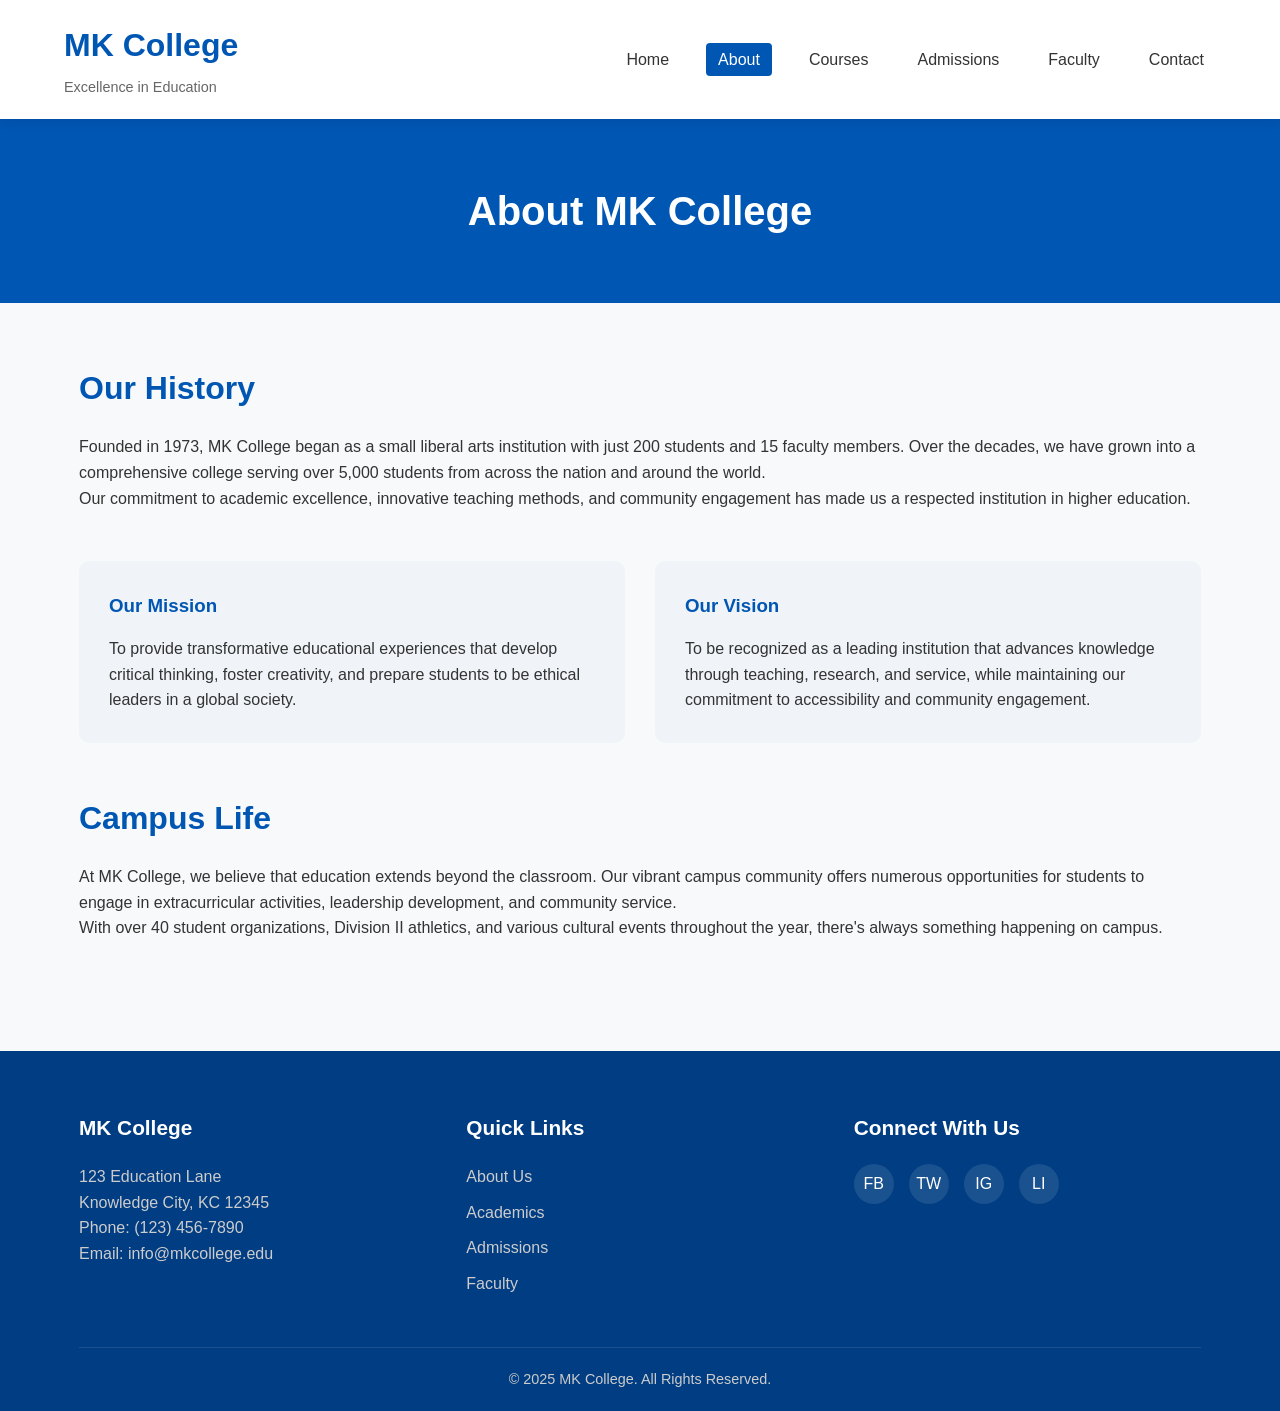
<file: about.html>
<!DOCTYPE html>
<html lang="en">
<head>
    <meta charset="UTF-8">
    <meta name="viewport" content="width=device-width, initial-scale=1.0">
    <title>About - MK College</title>
    <link rel="stylesheet" href="mk.css">
</head>
<body>
    <!-- Header Section -->
    <header>
        <div class="container">
            <div class="logo">
                <h1>MK College</h1>
                <p>Excellence in Education</p>
            </div>
            <nav>
                <ul>
                    <li><a href="index.html">Home</a></li>
                    <li><a href="about.html" class="active">About</a></li>
                    <li><a href="courses.html">Courses</a></li>
                    <li><a href="admission.html">Admissions</a></li>
                    <li><a href="faculty.html">Faculty</a></li>
                    <li><a href="contact.html">Contact</a></li>
                </ul>
            </nav>
        </div>
    </header>

    <!-- Page Header -->
    <section class="page-header">
        <div class="container">
            <h1>About MK College</h1>
        </div>
    </section>

    <!-- About Content -->
    <section class="about-page">
        <div class="container">
            <div class="about-history">
                <h2>Our History</h2>
                <p>Founded in 1973, MK College began as a small liberal arts institution with just 200 students and 15 faculty members. Over the decades, we have grown into a comprehensive college serving over 5,000 students from across the nation and around the world.</p>
                <p>Our commitment to academic excellence, innovative teaching methods, and community engagement has made us a respected institution in higher education.</p>
            </div>

            <div class="mission-vision">
                <div class="mission">
                    <h3>Our Mission</h3>
                    <p>To provide transformative educational experiences that develop critical thinking, foster creativity, and prepare students to be ethical leaders in a global society.</p>
                </div>
                <div class="vision">
                    <h3>Our Vision</h3>
                    <p>To be recognized as a leading institution that advances knowledge through teaching, research, and service, while maintaining our commitment to accessibility and community engagement.</p>
                </div>
            </div>

            <div class="campus-life">
                <h2>Campus Life</h2>
                <p>At MK College, we believe that education extends beyond the classroom. Our vibrant campus community offers numerous opportunities for students to engage in extracurricular activities, leadership development, and community service.</p>
                <p>With over 40 student organizations, Division II athletics, and various cultural events throughout the year, there's always something happening on campus.</p>
            </div>
        </div>
    </section>

    <!-- Footer -->
    <footer>
        <div class="container">
            <div class="footer-content">
                <div class="footer-section">
                    <h3>MK College</h3>
                    <p>123 Education Lane<br>
                    Knowledge City, KC 12345<br>
                    Phone: (123) 456-7890<br>
                    Email: info@mkcollege.edu</p>
                </div>
                <div class="footer-section">
                    <h3>Quick Links</h3>
                    <ul>
                        <li><a href="about.html">About Us</a></li>
                        <li><a href="courses.html">Academics</a></li>
                        <li><a href="admissions.html">Admissions</a></li>
                        <li><a href="faculty.html">Faculty</a></li>
                    </ul>
                </div>
                <div class="footer-section">
                    <h3>Connect With Us</h3>
                    <div class="social-icons">
                        <a href="#">FB</a>
                        <a href="#">TW</a>
                        <a href="#">IG</a>
                        <a href="#">LI</a>
                    </div>
                </div>
            </div>
            <div class="footer-bottom">
                <p>&copy; 2025 MK College. All Rights Reserved.</p>
            </div>
        </div>
    </footer>
</body>
</html>
</file>
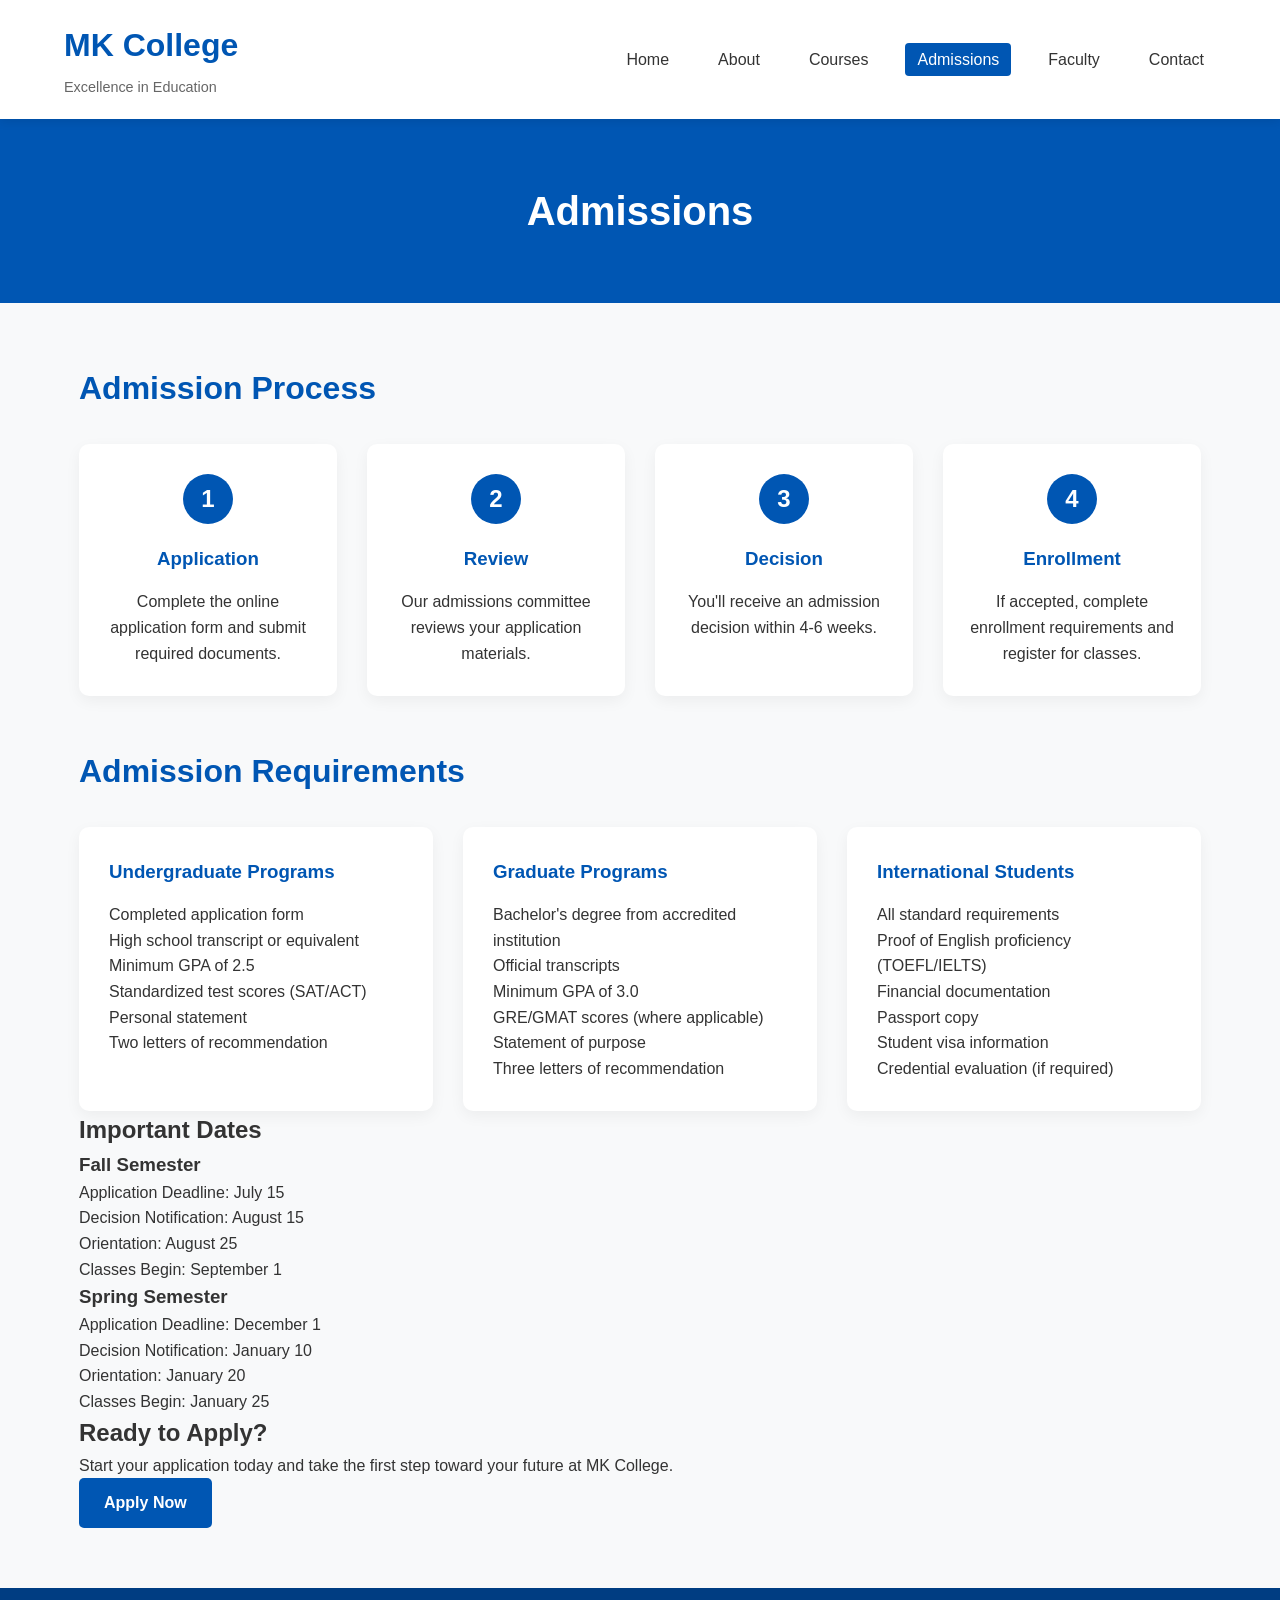
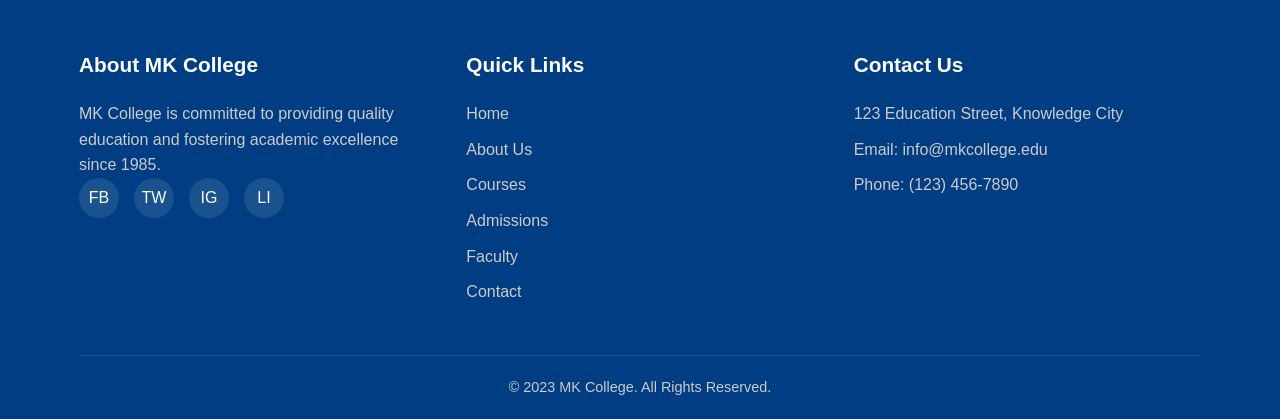
<file: admission.html>
<!DOCTYPE html>
<html lang="en">
<head>
    <meta charset="UTF-8">
    <meta name="viewport" content="width=device-width, initial-scale=1.0">
    <title>Admissions - MK College</title>
    <link rel="stylesheet" href="mk.css">
</head>
<body>
    <!-- Header Section -->
    <header>
        <div class="container">
            <div class="logo">
                <h1>MK College</h1>
                <p>Excellence in Education</p>
            </div>
            <nav>
                <ul>
                    <li><a href="index.html">Home</a></li>
                    <li><a href="about.html">About</a></li>
                    <li><a href="courses.html">Courses</a></li>
                    <li><a href="admission.html" class="active">Admissions</a></li>
                    <li><a href="faculty.html">Faculty</a></li>
                    <li><a href="contact.html">Contact</a></li>
                </ul>
            </nav>
        </div>
    </header>

    <!-- Page Header -->
    <section class="page-header">
        <div class="container">
            <h1>Admissions</h1>
        </div>
    </section>

    <!-- Admissions Content -->
    <section class="admissions-page">
        <div class="container">
            <div class="admission-process">
                <h2>Admission Process</h2>
                <div class="steps">
                    <div class="step">
                        <div class="step-number">1</div>
                        <h3>Application</h3>
                        <p>Complete the online application form and submit required documents.</p>
                    </div>
                    <div class="step">
                        <div class="step-number">2</div>
                        <h3>Review</h3>
                        <p>Our admissions committee reviews your application materials.</p>
                    </div>
                    <div class="step">
                        <div class="step-number">3</div>
                        <h3>Decision</h3>
                        <p>You'll receive an admission decision within 4-6 weeks.</p>
                    </div>
                    <div class="step">
                        <div class="step-number">4</div>
                        <h3>Enrollment</h3>
                        <p>If accepted, complete enrollment requirements and register for classes.</p>
                    </div>
                </div>
            </div>

            <div class="requirements">
                <h2>Admission Requirements</h2>
                <div class="requirements-grid">
                    <div class="requirement-card">
                        <h3>Undergraduate Programs</h3>
                        <ul>
                            <li>Completed application form</li>
                            <li>High school transcript or equivalent</li>
                            <li>Minimum GPA of 2.5</li>
                            <li>Standardized test scores (SAT/ACT)</li>
                            <li>Personal statement</li>
                            <li>Two letters of recommendation</li>
                        </ul>
                    </div>
                    <div class="requirement-card">
                        <h3>Graduate Programs</h3>
                        <ul>
                            <li>Bachelor's degree from accredited institution</li>
                            <li>Official transcripts</li>
                            <li>Minimum GPA of 3.0</li>
                            <li>GRE/GMAT scores (where applicable)</li>
                            <li>Statement of purpose</li>
                            <li>Three letters of recommendation</li>
                        </ul>
                    </div>
                    <div class="requirement-card">
                        <h3>International Students</h3>
                        <ul>
                            <li>All standard requirements</li>
                            <li>Proof of English proficiency (TOEFL/IELTS)</li>
                            <li>Financial documentation</li>
                            <li>Passport copy</li>
                            <li>Student visa information</li>
                            <li>Credential evaluation (if required)</li>
                        </ul>
                    </div>
                </div>
            </div>

            <div class="important-dates">
                <h2>Important Dates</h2>
                <div class="dates-grid">
                    <div class="date-card">
                        <h3>Fall Semester</h3>
                        <ul>
                            <li>Application Deadline: July 15</li>
                            <li>Decision Notification: August 15</li>
                            <li>Orientation: August 25</li>
                            <li>Classes Begin: September 1</li>
                        </ul>
                    </div>
                    <div class="date-card">
                        <h3>Spring Semester</h3>
                        <ul>
                            <li>Application Deadline: December 1</li>
                            <li>Decision Notification: January 10</li>
                            <li>Orientation: January 20</li>
                            <li>Classes Begin: January 25</li>
                        </ul>
                    </div>
                </div>
            </div>

            <div class="apply-now">
                <h2>Ready to Apply?</h2>
                <p>Start your application today and take the first step toward your future at MK College.</p>
                <a href="#" class="btn">Apply Now</a>
            </div>
        </div>
    </section>

    <!-- Footer -->
    <footer>
        <div class="container">
            <div class="footer-content">
                <div class="footer-section">
                    <h3>About MK College</h3>
                    <p>MK College is committed to providing quality education and fostering academic excellence since 1985.</p>
                    <div class="social-icons">
                        <a href="#">FB</a>
                        <a href="#">TW</a>
                        <a href="#">IG</a>
                        <a href="#">LI</a>
                    </div>
                </div>
                <div class="footer-section">
                    <h3>Quick Links</h3>
                    <ul>
                        <li><a href="index.html">Home</a></li>
                        <li><a href="about.html">About Us</a></li>
                        <li><a href="courses.html">Courses</a></li>
                        <li><a href="admissions.html">Admissions</a></li>
                        <li><a href="faculty.html">Faculty</a></li>
                        <li><a href="contact.html">Contact</a></li>
                    </ul>
                </div>
                <div class="footer-section">
                    <h3>Contact Us</h3>
                    <ul>
                        <li>123 Education Street, Knowledge City</li>
                        <li>Email: info@mkcollege.edu</li>
                        <li>Phone: (123) 456-7890</li>
                    </ul>
                </div>
            </div>
            <div class="footer-bottom">
                <p>&copy; 2023 MK College. All Rights Reserved.</p>
            </div>
        </div>
    </footer>
</body>
</html>
</file>
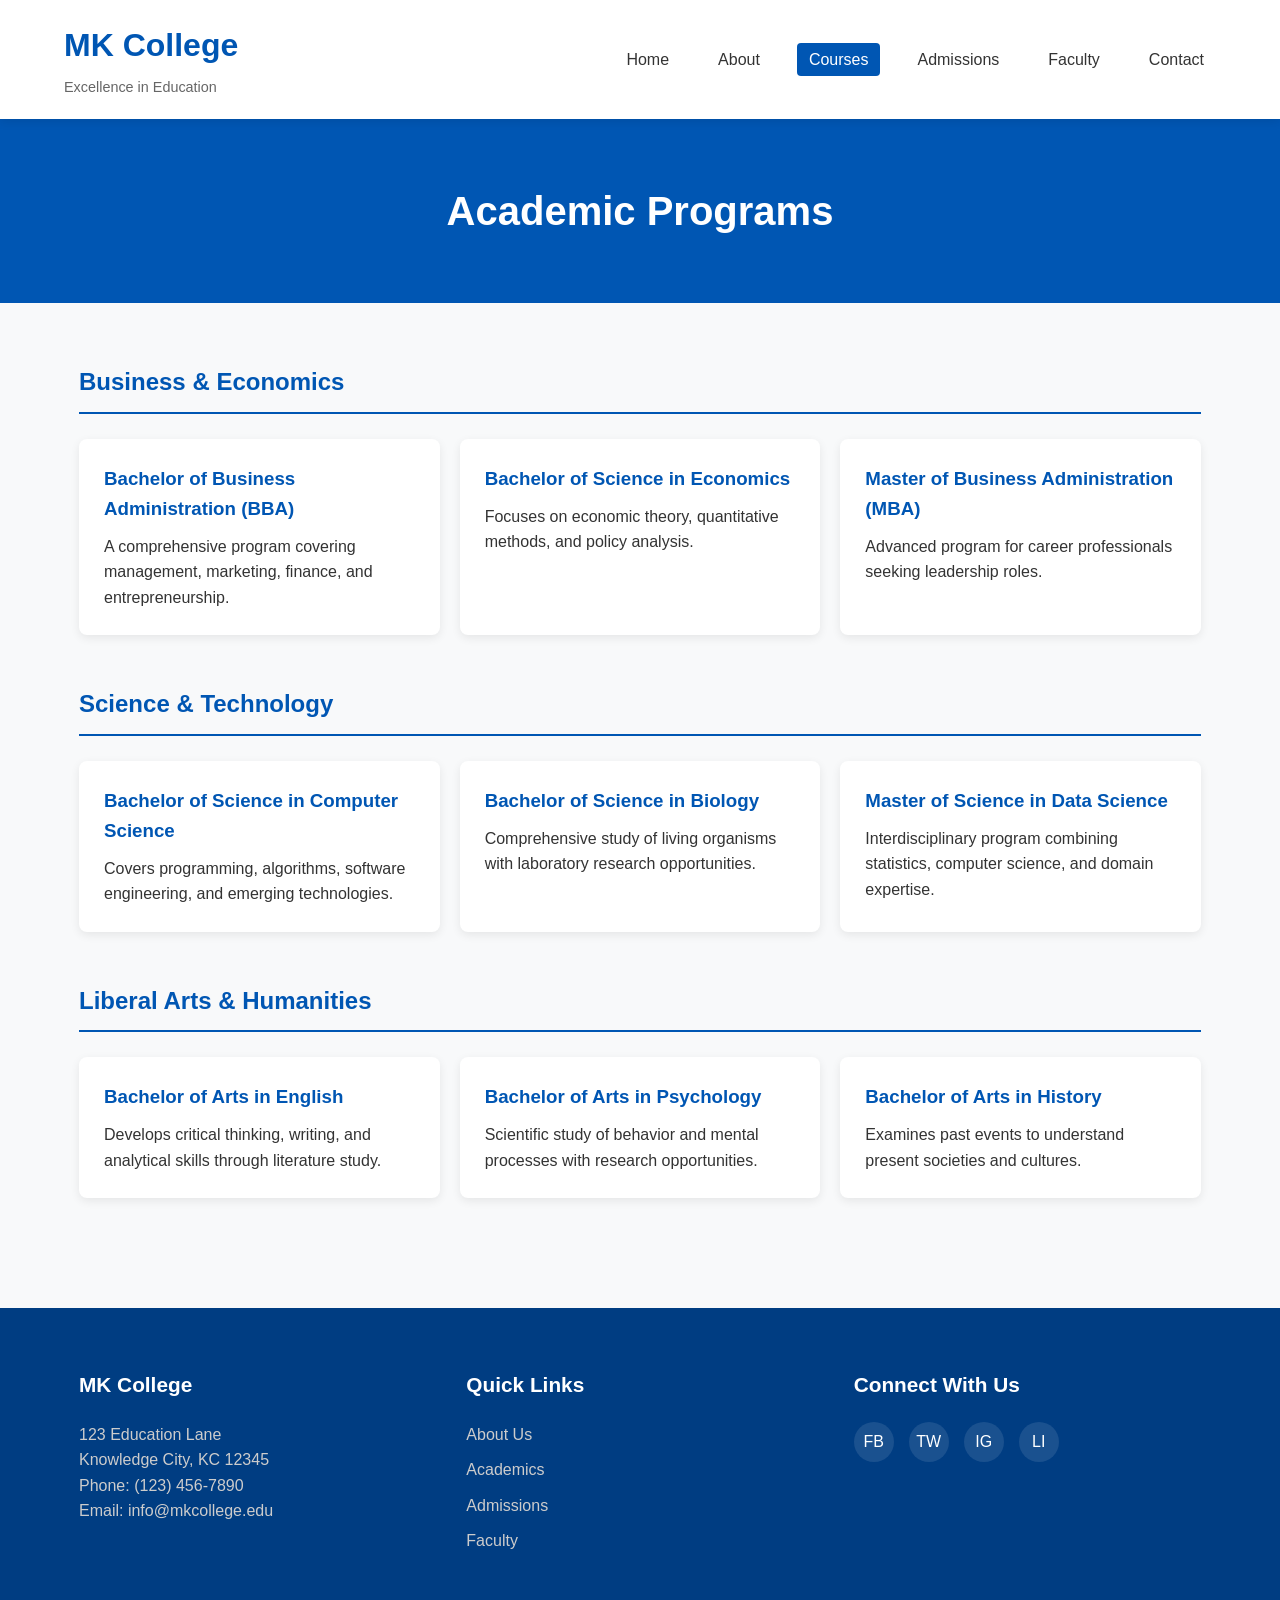
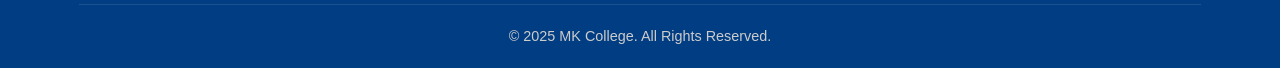
<file: courses.html>
<!DOCTYPE html>
<html lang="en">
<head>
    <meta charset="UTF-8">
    <meta name="viewport" content="width=device-width, initial-scale=1.0">
    <title>Courses - MK College</title>
    <link rel="stylesheet" href="mk.css">
</head>
<body>
    <!-- Header Section -->
    <header>
        <div class="container">
            <div class="logo">
                <h1>MK College</h1>
                <p>Excellence in Education</p>
            </div>
            <nav>
                <ul>
                    <li><a href="index.html">Home</a></li>
                    <li><a href="about.html">About</a></li>
                    <li><a href="courses.html" class="active">Courses</a></li>
                    <li><a href="admission.html">Admissions</a></li>
                    <li><a href="faculty.html">Faculty</a></li>
                    <li><a href="contact.html">Contact</a></li>
                </ul>
            </nav>
        </div>
    </header>

    <!-- Page Header -->
    <section class="page-header">
        <div class="container">
            <h1>Academic Programs</h1>
        </div>
    </section>

    <!-- Courses Content -->
    <section class="courses-page">
        <div class="container">
            <div class="department">
                <h2>Business & Economics</h2>
                <div class="course-list">
                    <div class="course-item">
                        <h3>Bachelor of Business Administration (BBA)</h3>
                        <p>A comprehensive program covering management, marketing, finance, and entrepreneurship.</p>
                    </div>
                    <div class="course-item">
                        <h3>Bachelor of Science in Economics</h3>
                        <p>Focuses on economic theory, quantitative methods, and policy analysis.</p>
                    </div>
                    <div class="course-item">
                        <h3>Master of Business Administration (MBA)</h3>
                        <p>Advanced program for career professionals seeking leadership roles.</p>
                    </div>
                </div>
            </div>

            <div class="department">
                <h2>Science & Technology</h2>
                <div class="course-list">
                    <div class="course-item">
                        <h3>Bachelor of Science in Computer Science</h3>
                        <p>Covers programming, algorithms, software engineering, and emerging technologies.</p>
                    </div>
                    <div class="course-item">
                        <h3>Bachelor of Science in Biology</h3>
                        <p>Comprehensive study of living organisms with laboratory research opportunities.</p>
                    </div>
                    <div class="course-item">
                        <h3>Master of Science in Data Science</h3>
                        <p>Interdisciplinary program combining statistics, computer science, and domain expertise.</p>
                    </div>
                </div>
            </div>

            <div class="department">
                <h2>Liberal Arts & Humanities</h2>
                <div class="course-list">
                    <div class="course-item">
                        <h3>Bachelor of Arts in English</h3>
                        <p>Develops critical thinking, writing, and analytical skills through literature study.</p>
                    </div>
                    <div class="course-item">
                        <h3>Bachelor of Arts in Psychology</h3>
                        <p>Scientific study of behavior and mental processes with research opportunities.</p>
                    </div>
                    <div class="course-item">
                        <h3>Bachelor of Arts in History</h3>
                        <p>Examines past events to understand present societies and cultures.</p>
                    </div>
                </div>
            </div>
        </div>
    </section>

    <!-- Footer -->
    <footer>
        <div class="container">
            <div class="footer-content">
                <div class="footer-section">
                    <h3>MK College</h3>
                    <p>123 Education Lane<br>
                    Knowledge City, KC 12345<br>
                    Phone: (123) 456-7890<br>
                    Email: info@mkcollege.edu</p>
                </div>
                <div class="footer-section">
                    <h3>Quick Links</h3>
                    <ul>
                        <li><a href="about.html">About Us</a></li>
                        <li><a href="courses.html">Academics</a></li>
                        <li><a href="admissions.html">Admissions</a></li>
                        <li><a href="faculty.html">Faculty</a></li>
                    </ul>
                </div>
                <div class="footer-section">
                    <h3>Connect With Us</h3>
                    <div class="social-icons">
                        <a href="#">FB</a>
                        <a href="#">TW</a>
                        <a href="#">IG</a>
                        <a href="#">LI</a>
                    </div>
                </div>
            </div>
            <div class="footer-bottom">
                <p>&copy; 2025 MK College. All Rights Reserved.</p>
            </div>
        </div>
    </footer>
</body>
</html>
</file>
<file: mk.css>
/* Reset and Base Styles */
* {
    margin: 0;
    padding: 0;
    box-sizing: border-box;
}

body {
    font-family: 'Segoe UI', Tahoma, Geneva, Verdana, sans-serif;
    line-height: 1.6;
    color: #333;
    background-color: #f8f9fa;
}

.container {
    width: 90%;
    max-width: 1200px;
    margin: 0 auto;
    padding: 0 15px;
}

a {
    text-decoration: none;
    color: #0056b3;
}

ul {
    list-style: none;
}

img {
    max-width: 100%;
    height: auto;
}

.btn {
    display: inline-block;
    padding: 12px 25px;
    background-color: #0056b3;
    color: white;
    border-radius: 5px;
    transition: all 0.3s ease;
    font-weight: 600;
    border: none;
    cursor: pointer;
}

.btn:hover {
    background-color: #003d82;
    transform: translateY(-2px);
    box-shadow: 0 4px 8px rgba(0, 0, 0, 0.1);
}

/* Header Styles */
header {
    background-color: white;
    box-shadow: 0 2px 10px rgba(0, 0, 0, 0.1);
    position: sticky;
    top: 0;
    z-index: 100;
}

header .container {
    display: flex;
    justify-content: space-between;
    align-items: center;
    padding: 20px 0;
}

.logo h1 {
    color: #0056b3;
    font-size: 2rem;
    margin-bottom: 5px;
}

.logo p {
    color: #666;
    font-size: 0.9rem;
}

nav ul {
    display: flex;
}

nav ul li {
    margin-left: 25px;
}

nav ul li a {
    color: #333;
    font-weight: 500;
    padding: 8px 12px;
    border-radius: 4px;
    transition: all 0.3s ease;
}

nav ul li a:hover,
nav ul li a.active {
    background-color: #0056b3;
    color: white;
}

/* Hero Section */
.hero {
    background: linear-gradient(rgba(0, 0, 0, 0.6), rgba(0, 0, 0, 0.6)), 
                url('https://images.unsplash.com/photo-1523580494863-6f3031224c94?ixlib=rb-4.0.3&auto=format&fit=crop&w=1920&h=800&q=80');
    background-size: cover;
    background-position: center;
    height: 80vh;
    display: flex;
    align-items: center;
    color: white;
    text-align: center;
}

.hero-content {
    max-width: 800px;
    margin: 0 auto;
    padding: 20px;
}

.hero-content h2 {
    font-size: 3rem;
    margin-bottom: 20px;
}

.hero-content p {
    font-size: 1.2rem;
    margin-bottom: 30px;
}

/* About Section */
.about {
    padding: 80px 0;
    background-color: white;
}

.about h2 {
    text-align: center;
    margin-bottom: 50px;
    font-size: 2.5rem;
    color: #0056b3;
}

.about-content {
    display: flex;
    gap: 40px;
    align-items: center;
}

.about-text {
    flex: 1;
}

.about-text p {
    margin-bottom: 20px;
    font-size: 1.1rem;
}

.about-image {
    flex: 1;
    border-radius: 10px;
    overflow: hidden;
    box-shadow: 0 10px 30px rgba(0, 0, 0, 0.1);
}

/* Programs Section */
.programs {
    padding: 80px 0;
    background-color: #f0f4f8;
}

.programs h2 {
    text-align: center;
    margin-bottom: 50px;
    font-size: 2.5rem;
    color: #0056b3;
}

.program-cards {
    display: grid;
    grid-template-columns: repeat(auto-fit, minmax(300px, 1fr));
    gap: 30px;
}

.card {
    background-color: white;
    padding: 30px;
    border-radius: 10px;
    box-shadow: 0 5px 15px rgba(0, 0, 0, 0.05);
    transition: transform 0.3s ease, box-shadow 0.3s ease;
    text-align: center;
}

.card:hover {
    transform: translateY(-10px);
    box-shadow: 0 15px 30px rgba(0, 0, 0, 0.1);
}

.card h3 {
    color: #0056b3;
    margin-bottom: 15px;
    font-size: 1.5rem;
}

/* News Section */
.news {
    padding: 80px 0;
    background-color: white;
}

.news h2 {
    text-align: center;
    margin-bottom: 50px;
    font-size: 2.5rem;
    color: #0056b3;
}

.news-items {
    display: grid;
    grid-template-columns: repeat(auto-fit, minmax(300px, 1fr));
    gap: 30px;
}

.news-item {
    background-color: #f8f9fa;
    padding: 25px;
    border-radius: 10px;
    box-shadow: 0 5px 15px rgba(0, 0, 0, 0.05);
    transition: transform 0.3s ease;
}

.news-item:hover {
    transform: translateY(-5px);
}

.news-item h3 {
    color: #0056b3;
    margin-bottom: 10px;
}

.date {
    color: #666;
    font-size: 0.9rem;
    margin-bottom: 15px;
    font-style: italic;
}

/* Footer */
footer {
    background-color: #003d82;
    color: white;
    padding: 60px 0 20px;
}

.footer-content {
    display: grid;
    grid-template-columns: repeat(auto-fit, minmax(250px, 1fr));
    gap: 40px;
    margin-bottom: 40px;
}

.footer-section h3 {
    margin-bottom: 20px;
    font-size: 1.3rem;
}

.footer-section p,
.footer-section ul {
    color: #ccc;
}

.footer-section ul li {
    margin-bottom: 10px;
}

.footer-section ul li a {
    color: #ccc;
    transition: color 0.3s ease;
}

.footer-section ul li a:hover {
    color: white;
}

.social-icons {
    display: flex;
    gap: 15px;
}

.social-icons a {
    display: inline-block;
    width: 40px;
    height: 40px;
    background-color: rgba(255, 255, 255, 0.1);
    color: white;
    text-align: center;
    line-height: 40px;
    border-radius: 50%;
    transition: all 0.3s ease;
}

.social-icons a:hover {
    background-color: white;
    color: #003d82;
    transform: translateY(-3px);
}

.footer-bottom {
    text-align: center;
    padding-top: 20px;
    border-top: 1px solid rgba(255, 255, 255, 0.1);
    color: #ccc;
    font-size: 0.9rem;
}

/* Page Header */
.page-header {
    background-color: #0056b3;
    color: white;
    padding: 60px 0;
    text-align: center;
}

.page-header h1 {
    font-size: 2.5rem;
}

/* About Page */
.about-page {
    padding: 60px 0;
}

.about-history,
.mission-vision,
.campus-life {
    margin-bottom: 50px;
}

.about-history h2,
.campus-life h2 {
    color: #0056b3;
    margin-bottom: 20px;
    font-size: 2rem;
}

.mission-vision {
    display: grid;
    grid-template-columns: repeat(auto-fit, minmax(300px, 1fr));
    gap: 30px;
    margin: 50px 0;
}

.mission,
.vision {
    background-color: #f0f4f8;
    padding: 30px;
    border-radius: 10px;
}

.mission h3,
.vision h3 {
    color: #0056b3;
    margin-bottom: 15px;
}

/* Courses Page */
.courses-page {
    padding: 60px 0;
}

.department {
    margin-bottom: 50px;
}

.department h2 {
    color: #0056b3;
    margin-bottom: 25px;
    padding-bottom: 10px;
    border-bottom: 2px solid #0056b3;
}

.course-list {
    display: grid;
    grid-template-columns: repeat(auto-fit, minmax(300px, 1fr));
    gap: 20px;
}

.course-item {
    background-color: white;
    padding: 25px;
    border-radius: 8px;
    box-shadow: 0 3px 10px rgba(0, 0, 0, 0.08);
    transition: transform 0.3s ease;
}

.course-item:hover {
    transform: translateY(-5px);
}

.course-item h3 {
    color: #0056b3;
    margin-bottom: 10px;
}

/* Admissions Page */
.admissions-page {
    padding: 60px 0;
}

.admission-process h2,
.requirements h2 {
    color: #0056b3;
    margin-bottom: 30px;
    font-size: 2rem;
}

.steps {
    display: grid;
    grid-template-columns: repeat(auto-fit, minmax(250px, 1fr));
    gap: 30px;
    margin-bottom: 50px;
}

.step {
    text-align: center;
    padding: 30px 20px;
    background-color: white;
    border-radius: 10px;
    box-shadow: 0 5px 15px rgba(0, 0, 0, 0.05);
}

.step-number {
    width: 50px;
    height: 50px;
    background-color: #0056b3;
    color: white;
    border-radius: 50%;
    display: flex;
    align-items: center;
    justify-content: center;
    font-size: 1.5rem;
    font-weight: bold;
    margin: 0 auto 20px;
}

.step h3 {
    margin-bottom: 15px;
    color: #0056b3;
}

.requirements-grid {
    display: grid;
    grid-template-columns: repeat(auto-fit, minmax(300px, 1fr));
    gap: 30px;
}

.requirement-card {
    background-color: white;
    padding: 30px;
    border-radius: 10px;
    box-shadow: 0 5px 15px rgba(0, 0, 0, 0.05);
}

.requirement-card h3 {
    color: #0056b3;
    margin-bottom: 15px;
}

/* Faculty Page */
.faculty-page {
    padding: 60px 0;
}

.faculty-intro {
    text-align: center;
    margin-bottom: 50px;
}

.faculty-intro h2 {
    color: #0056b3;
    margin-bottom: 20px;
    font-size: 2rem;
}

.faculty-members {
    display: grid;
    grid-template-columns: repeat(auto-fit, minmax(280px, 1fr));
    gap: 30px;
}

.faculty-member {
    background-color: white;
    border-radius: 10px;
    overflow: hidden;
    box-shadow: 0 5px 15px rgba(0, 0, 0, 0.05);
    transition: transform 0.3s ease;
}

.faculty-member:hover {
    transform: translateY(-10px);
}

.faculty-img {
    height: 250px;
    overflow: hidden;
}

.faculty-img img {
    width: 100%;
    height: 100%;
    object-fit: cover;
    transition: transform 0.5s ease;
}

.faculty-member:hover .faculty-img img {
    transform: scale(1.05);
}

.faculty-info {
    padding: 25px;
}

.faculty-info h3 {
    color: #0056b3;
    margin-bottom: 5px;
}

.faculty-info .title {
    color: #666;
    font-style: italic;
    margin-bottom: 15px;
    display: block;
}

.faculty-info p {
    margin-bottom: 15px;
}

/* Contact Page */
.contact-page {
    padding: 60px 0;
}

.contact-container {
    display: grid;
    grid-template-columns: repeat(auto-fit, minmax(300px, 1fr));
    gap: 40px;
}

.contact-info h2,
.contact-form h2 {
    color: #0056b3;
    margin-bottom: 25px;
    font-size: 2rem;
}

.contact-details {
    margin-bottom: 30px;
}

.contact-details div {
    margin-bottom: 20px;
    display: flex;
    align-items: flex-start;
}

.contact-details i {
    font-size: 1.2rem;
    color: #0056b3;
    margin-right: 15px;
    margin-top: 5px;
}

.map {
    height: 300px;
    background-color: #eee;
    border-radius: 10px;
    margin-bottom: 30px;
    overflow: hidden;
}

.map iframe {
    width: 100%;
    height: 100%;
    border: none;
}

.contact-form form {
    display: grid;
    gap: 20px;
}

.form-group {
    display: flex;
    flex-direction: column;
}

.form-group label {
    margin-bottom: 8px;
    font-weight: 500;
}

.form-group input,
.form-group textarea,
.form-group select {
    padding: 12px 15px;
    border: 1px solid #ddd;
    border-radius: 5px;
    font-family: inherit;
    font-size: 1rem;
}

.form-group textarea {
    min-height: 150px;
    resize: vertical;
}

/* Responsive Design */
@media (max-width: 768px) {
    header .container {
        flex-direction: column;
        padding: 15px 0;
    }
    
    nav ul {
        margin-top: 15px;
        flex-wrap: wrap;
        justify-content: center;
    }
    
    nav ul li {
        margin: 5px 10px;
    }
    
    .hero-content h2 {
        font-size: 2rem;
    }
    
    .hero-content p {
        font-size: 1rem;
    }
    
    .about-content {
        flex-direction: column;
    }
    
    .mission-vision {
        grid-template-columns: 1fr;
    }
    
    .steps {
        grid-template-columns: 1fr;
    }
    
    .contact-container {
        grid-template-columns: 1fr;
    }
}

@media (max-width: 480px) {
    .container {
        width: 95%;
    }
    
    .hero {
        height: 70vh;
    }
    
    .hero-content h2 {
        font-size: 1.8rem;
    }
    
    .program-cards,
    .news-items,
    .course-list,
    .faculty-members {
        grid-template-columns: 1fr;
    }
    
    .footer-content {
        grid-template-columns: 1fr;
        text-align: center;
    }
    
    .social-icons {
        justify-content: center;
    }
}
</file>
